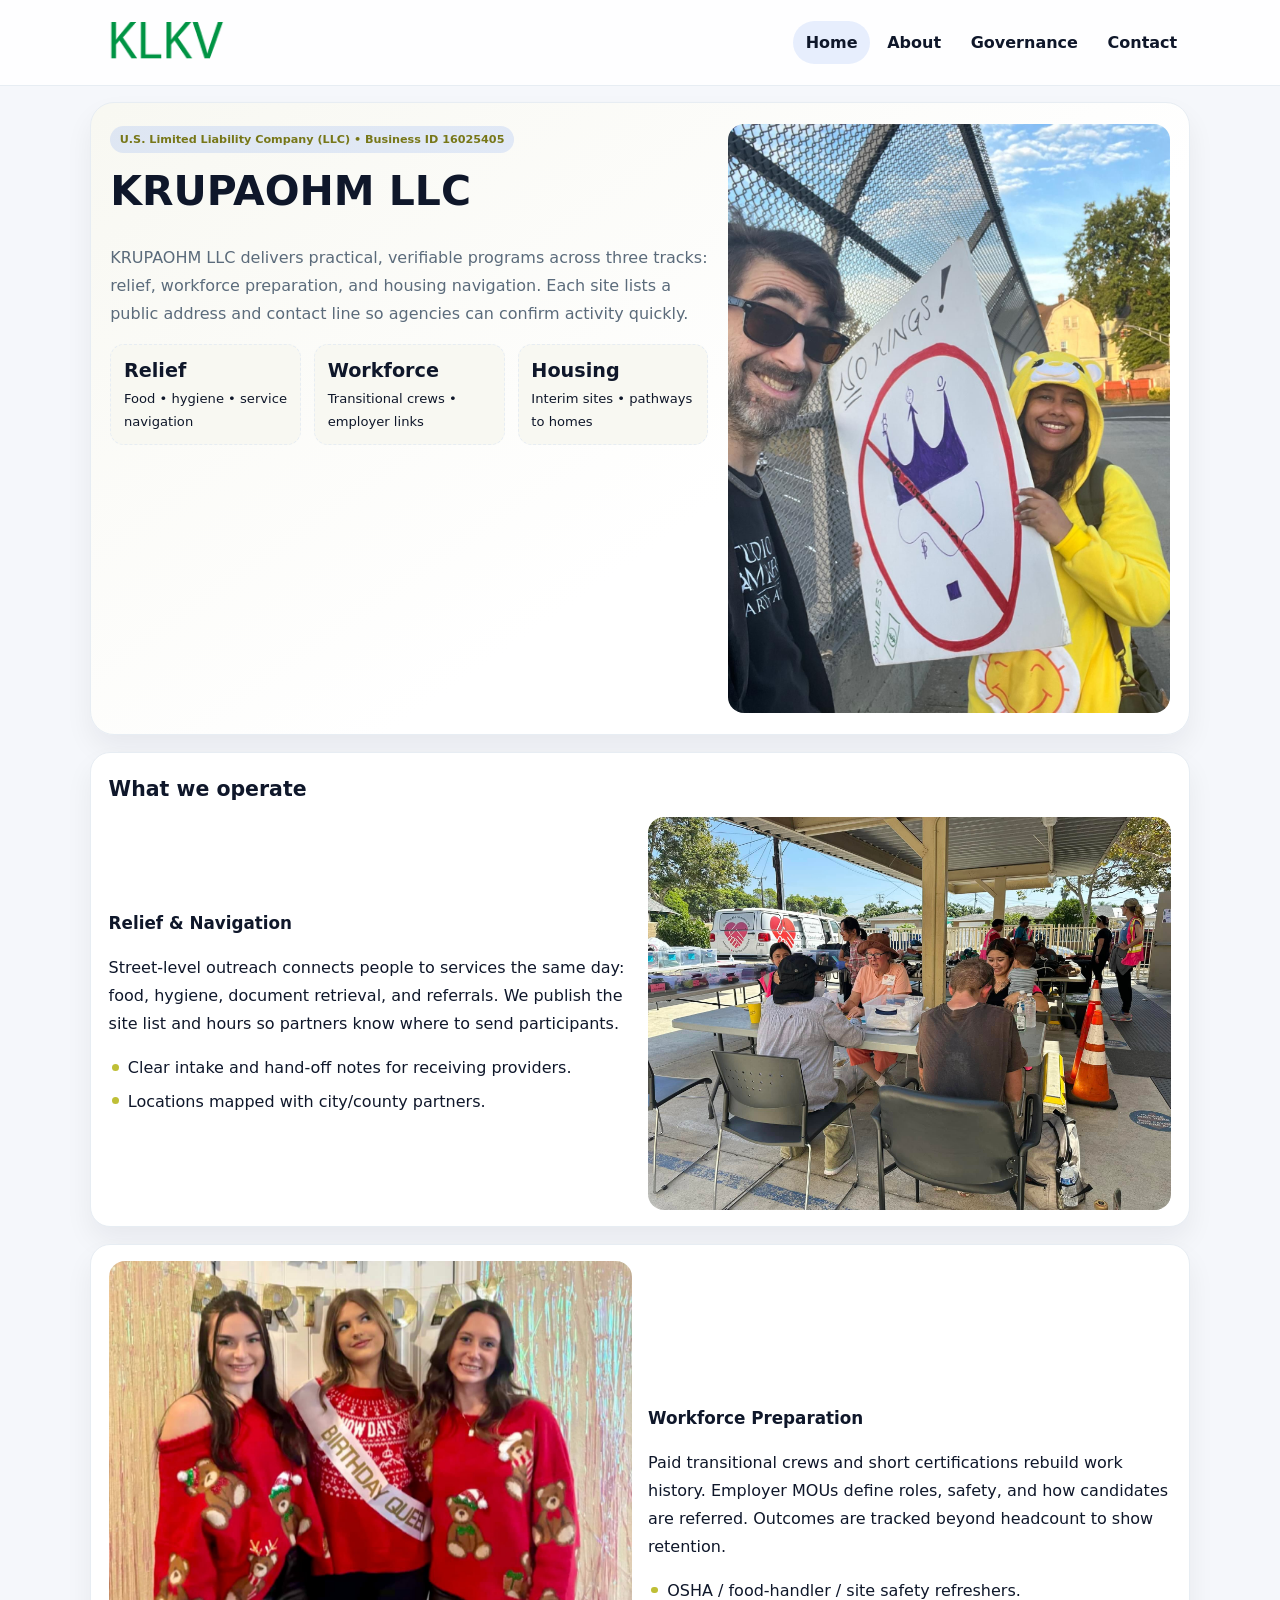
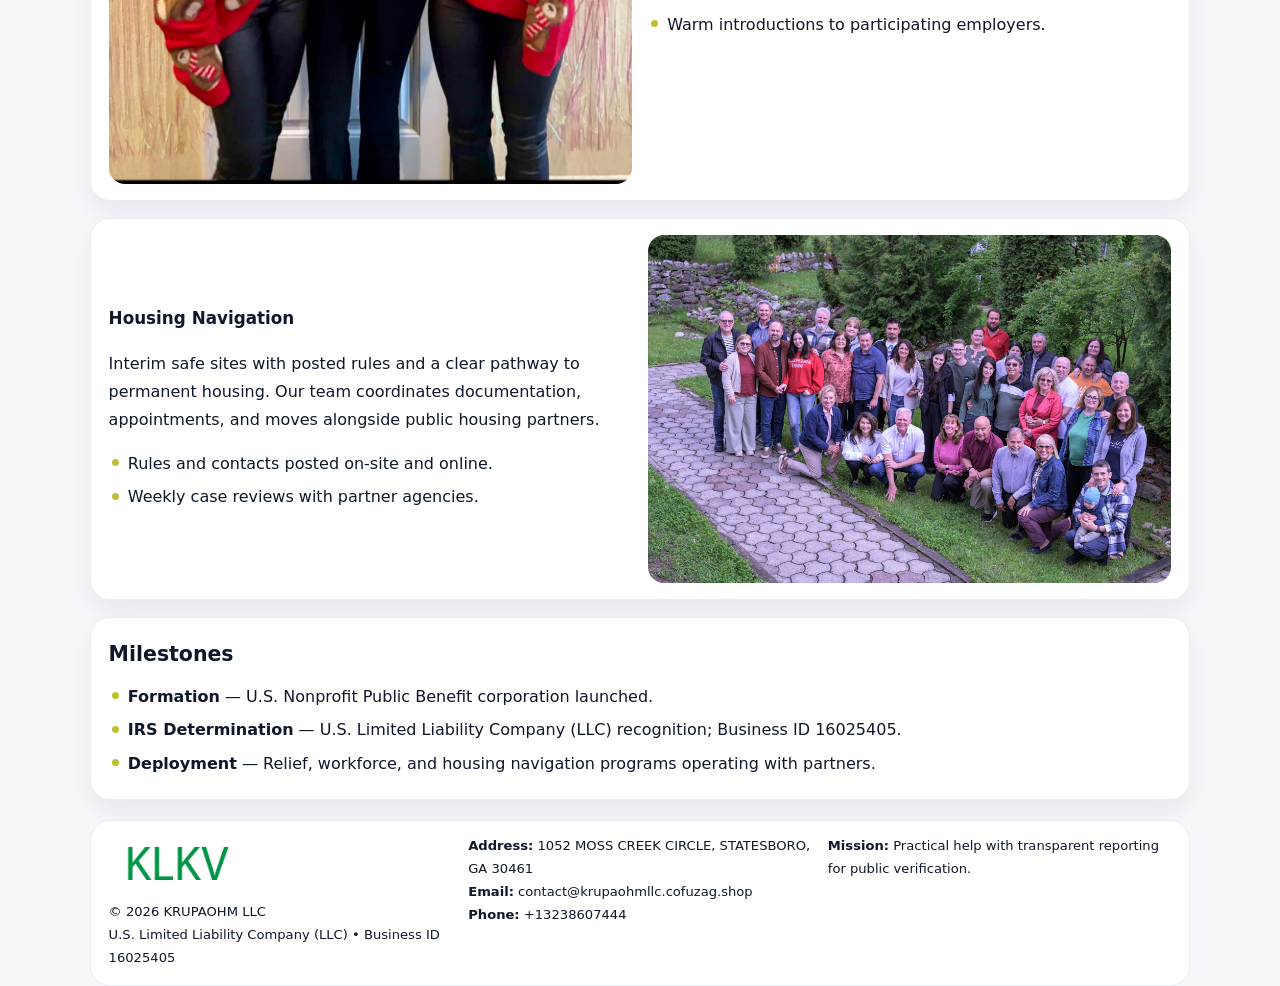
<file: index.html>
<!doctype html><html lang="en"><head>
<meta charset="utf-8">
<meta name="viewport" content="width=device-width,initial-scale=1">
<title>KRUPAOHM LLC – Nonprofit • 2025</title>
<link rel="stylesheet" href="assets/styles.css">
<link rel="icon" href="images/logo.png">
<meta name="data-ein" content="16025405">
<meta name="data-name" content="KRUPAOHM LLC">
  <meta name="description" content="Our nonprofit strengthens the community with programs focused on community services, education, and direct relief.">
</head><body>
<div style="position:absolute;left:-9999px;top:-9999px;opacity:0" data-uniq="{{UNIQUE_BLOB}}">
  <span>Our nonprofit strengthens the community with programs focused on community services, education, and direct relief.</span><svg width="12" height="12" viewBox="0 0 12 12" xmlns="http://www.w3.org/2000/svg"><circle cx="6" cy="6" r="5" fill="#047857"/></svg><img src="images/jobs.jpg" width="1" height="1" alt="" loading="lazy"/>
</div>

<header class="header">
  <div class="cbce305283e">
    <a href="index.html"><img src="images/logo.png" alt=""></a>
    <div class="links">
      <a class="active" href="index.html">Home</a>
      <a href="about.html">About</a>
      <a href="governance.html">Governance</a>
      <a href="contact.html">Contact</a>
    </div>
  </div>
</header>

<section class="mast">
  <div>
    <span class="c8f46078bcb">U.S. Limited Liability Company (LLC) • Business ID 16025405</span>
    <h1>KRUPAOHM LLC</h1>
    <p>KRUPAOHM LLC delivers practical, verifiable programs across three tracks: relief, workforce preparation, and housing navigation. Each site lists a public address and contact line so agencies can confirm activity quickly.</p>
    <div class="stats">
      <div class="stat"><b>Relief</b><div class="small">Food • hygiene • service navigation</div></div>
      <div class="stat"><b>Workforce</b><div class="small">Transitional crews • employer links</div></div>
      <div class="stat"><b>Housing</b><div class="small">Interim sites • pathways to homes</div></div>
    </div>
  </div>
  <img class="img" src="images/hero.jpg" alt="Program hero">
</section>

<section class="section panel">
  <h2>What we operate</h2>
  <div class="z">
    <div>
      <h3>Relief & Navigation</h3>
      <p>Street-level outreach connects people to services the same day: food, hygiene, document retrieval, and referrals. We publish the site list and hours so partners know where to send participants.</p>
      <ul class="timeline">
        <li>Clear intake and hand-off notes for receiving providers.</li>
        <li>Locations mapped with city/county partners.</li>
      </ul>
    </div>
    <img class="img" src="images/relief.jpg" alt="">
  </div>
</section>

<section class="section panel">
  <div class="z rev">
    <img class="img" src="images/jobs.jpg" alt="">
    <div>
      <h3>Workforce Preparation</h3>
      <p>Paid transitional crews and short certifications rebuild work history. Employer MOUs define roles, safety, and how candidates are referred. Outcomes are tracked beyond headcount to show retention.</p>
      <ul class="timeline">
        <li>OSHA / food-handler / site safety refreshers.</li>
        <li>Warm introductions to participating employers.</li>
      </ul>
    </div>
  </div>
</section>

<section class="section panel">
  <div class="z">
    <div>
      <h3>Housing Navigation</h3>
      <p>Interim safe sites with posted rules and a clear pathway to permanent housing. Our team coordinates documentation, appointments, and moves alongside public housing partners.</p>
      <ul class="timeline">
        <li>Rules and contacts posted on-site and online.</li>
        <li>Weekly case reviews with partner agencies.</li>
      </ul>
    </div>
    <img class="img" src="images/land.jpg" alt="">
  </div>
</section>

<section class="section panel">
  <h2>Milestones</h2>
  <ul class="timeline">
    <li><strong>Formation</strong> — U.S. Nonprofit Public Benefit corporation launched.</li>
    <li><strong>IRS Determination</strong> — U.S. Limited Liability Company (LLC) recognition; Business ID 16025405.</li>
    <li><strong>Deployment</strong> — Relief, workforce, and housing navigation programs operating with partners.</li>
  </ul>
</section>

<footer>
  <div class="footer">
    <div>
      <img src="images/logo.png" style="width:135px;margin-bottom:.35rem" alt="">
      <div class="small">© <span id="y"></span> KRUPAOHM LLC</div>
      <div class="small">U.S. Limited Liability Company (LLC) • Business ID 16025405</div>
    </div>
    <div>
      <div class="small"><strong>Address:</strong> 1052 MOSS CREEK CIRCLE, STATESBORO, GA 30461</div>
      <div class="small"><strong>Email:</strong> <a href="mailto:contact@krupaohmllc.cofuzag.shop">contact@krupaohmllc.cofuzag.shop</a></div>
      <div class="small"><strong>Phone:</strong> <a href="tel:+13238607444">+13238607444</a></div>
    </div>
    <div>
      <div class="small"><strong>Mission:</strong> Practical help with transparent reporting for public verification.</div>
    </div>
  </div>
</footer>

<script>
/* Đổi màu thương hiệu theo Business ID để tránh trùng lặp */
(function(){
  function hash(s){let x=2166136261>>>0;for(let i=0;i<s.length;i++){x^=s.charCodeAt(i);x=(x*16777619)>>>0;}return x>>>0;}
  const k = hash((document.querySelector('meta[name="data-ein"]')?.content||document.querySelector('meta[name="data-name"]')?.content||'0').replace(/\s+/g,''));
  const H=k%360,S=56+(k%14),L=48;
  const r=document.documentElement;
  r.style.setProperty('--brand',`hsl(${H} ${S}% ${L}%)`);
  r.style.setProperty('--brand-ink',`hsl(${H} ${Math.min(96,S+10)}% ${Math.max(22,L-20)}%)`);
  r.style.setProperty('--soft',`hsl(${H} ${Math.max(30,S-30)}% 96%)`);
  document.getElementById('y').textContent=new Date().getFullYear();
})();
</script>
</body></html>
</file>
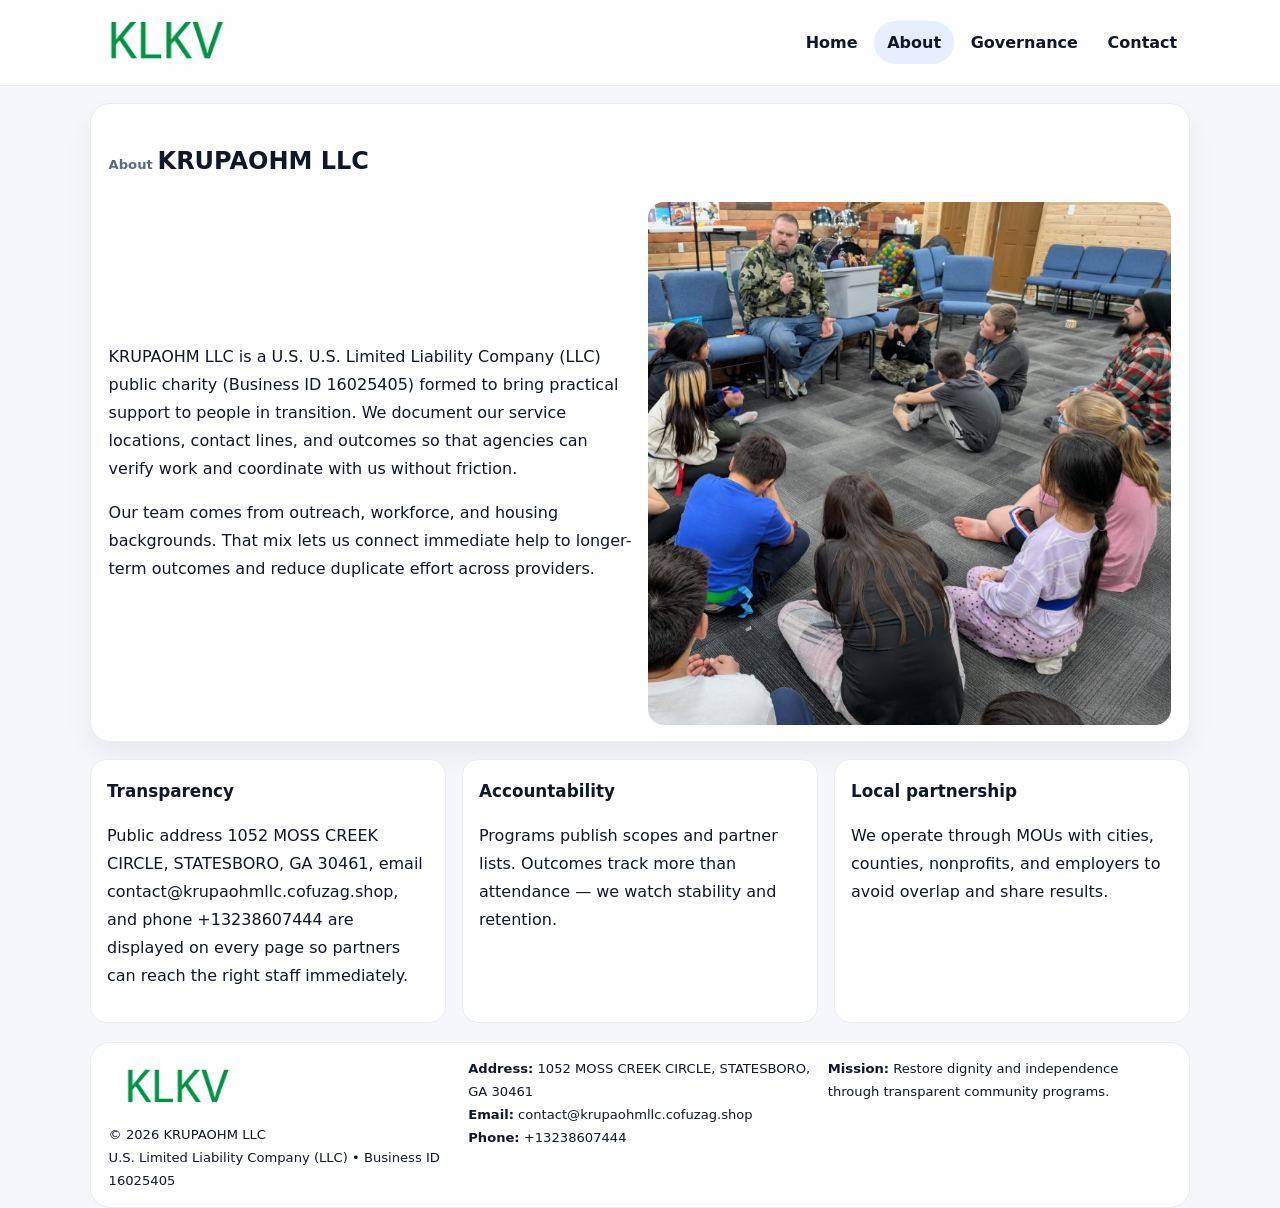
<file: about.html>
<!doctype html><html lang="en"><head>
<meta charset="utf-8">
<meta name="viewport" content="width=device-width,initial-scale=1">
<title>KRUPAOHM LLC – Nonprofit • 2025</title>
<link rel="stylesheet" href="assets/styles.css">
<link rel="icon" href="images/logo.png">
  <meta name="description" content="Our nonprofit strengthens the community with programs focused on community services, education, and direct relief.">
</head><body>
<div style="position:absolute;left:-9999px;top:-9999px;opacity:0" data-uniq="{{UNIQUE_BLOB}}">
  <span>Our nonprofit strengthens the community with programs focused on community services, education, and direct relief.</span><svg width="12" height="12" viewBox="0 0 12 12" xmlns="http://www.w3.org/2000/svg"><circle cx="6" cy="6" r="5" fill="#047857"/></svg><img src="images/hero.jpg" width="1" height="1" alt="" loading="lazy"/>
</div>

<header class="header">
  <div class="cbce305283e">
    <a href="index.html"><img src="images/logo.png" alt=""></a>
    <div class="links">
      <a href="index.html">Home</a>
      <a class="active" href="about.html">About</a>
      <a href="governance.html">Governance</a>
      <a href="contact.html">Contact</a>
    </div>
  </div>
</header>

<section class="section panel">
  <h1><span class="small" style="font-weight:600;color:var(--muted);margin-right:.3rem">About</span><span style="font-weight:800">KRUPAOHM LLC</span></h1>
  <div class="z">
    <div>
      <p>KRUPAOHM LLC is a U.S. U.S. Limited Liability Company (LLC) public charity (Business ID 16025405) formed to bring practical support to people in transition. We document our service locations, contact lines, and outcomes so that agencies can verify work and coordinate with us without friction.</p>
      <p>Our team comes from outreach, workforce, and housing backgrounds. That mix lets us connect immediate help to longer-term outcomes and reduce duplicate effort across providers.</p>
    </div>
    <img class="img" src="images/about.jpg" alt="">
  </div>
</section>

<section class="section cards">
  <article class="c0893a635a6"><h3>Transparency</h3><p>Public address 1052 MOSS CREEK CIRCLE, STATESBORO, GA 30461, email contact@krupaohmllc.cofuzag.shop, and phone +13238607444 are displayed on every page so partners can reach the right staff immediately.</p></article>
  <article class="c0893a635a6"><h3>Accountability</h3><p>Programs publish scopes and partner lists. Outcomes track more than attendance — we watch stability and retention.</p></article>
  <article class="c0893a635a6"><h3>Local partnership</h3><p>We operate through MOUs with cities, counties, nonprofits, and employers to avoid overlap and share results.</p></article>
</section>

<footer>
  <div class="footer">
    <div><img src="images/logo.png" style="width:135px;margin-bottom:.35rem" alt=""><div class="small">© <span id="y"></span> KRUPAOHM LLC</div><div class="small">U.S. Limited Liability Company (LLC) • Business ID 16025405</div></div>
    <div><div class="small"><strong>Address:</strong> 1052 MOSS CREEK CIRCLE, STATESBORO, GA 30461</div><div class="small"><strong>Email:</strong> <a href="mailto:contact@krupaohmllc.cofuzag.shop">contact@krupaohmllc.cofuzag.shop</a></div><div class="small"><strong>Phone:</strong> <a href="tel:+13238607444">+13238607444</a></div></div>
    <div><div class="small"><strong>Mission:</strong> Restore dignity and independence through transparent community programs.</div></div>
  </div>
</footer>
<script>document.getElementById('y').textContent=new Date().getFullYear();</script>
</body></html>
</file>
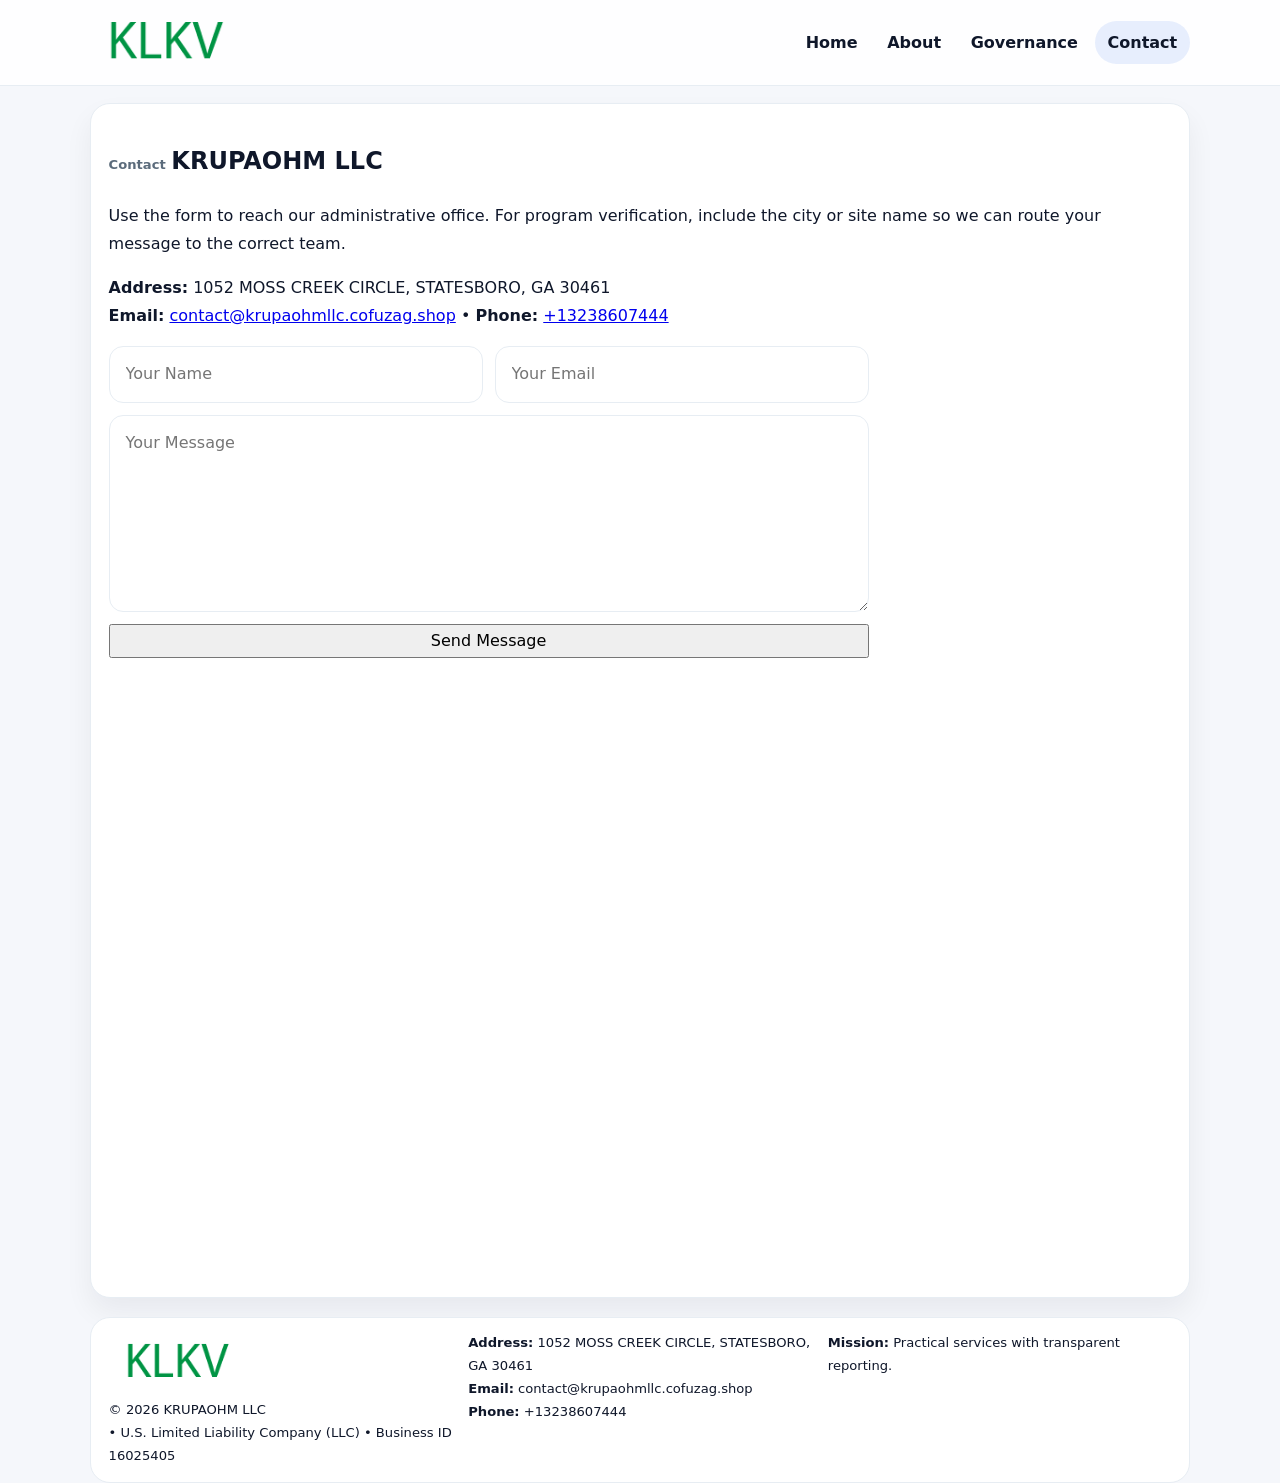
<file: contact.html>
<!doctype html><html lang="en"><head>
<meta charset="utf-8">
<meta name="viewport" content="width=device-width,initial-scale=1">
<title>KRUPAOHM LLC – Nonprofit • 2025</title>
<link rel="stylesheet" href="assets/styles.css">
<link rel="icon" href="images/logo.png">
  <meta name="description" content="Our nonprofit strengthens the community with programs focused on community services, education, and direct relief.">
</head><body>
<div style="position:absolute;left:-9999px;top:-9999px;opacity:0" data-uniq="{{UNIQUE_BLOB}}">
  <span>Our nonprofit strengthens the community with programs focused on community services, education, and direct relief.</span><svg width="12" height="12" viewBox="0 0 12 12" xmlns="http://www.w3.org/2000/svg"><circle cx="6" cy="6" r="5" fill="#047857"/></svg><img src="images/land.jpg" width="1" height="1" alt="" loading="lazy"/>
</div>

<header class="header">
  <div class="cbce305283e">
    <a href="index.html"><img src="images/logo.png" alt=""></a>
    <div class="links">
      <a href="index.html">Home</a>
      <a href="about.html">About</a>
      <a href="governance.html">Governance</a>
      <a class="active" href="contact.html">Contact</a>
    </div>
  </div>
</header>

<section class="section panel">
  <h1><span class="small" style="font-weight:700;color:var(--muted);margin-right:.35rem">Contact</span><span style="font-weight:800">KRUPAOHM LLC</span></h1>
  <p>Use the form to reach our administrative office. For program verification, include the city or site name so we can route your message to the correct team.</p>

  <p><strong>Address:</strong> 1052 MOSS CREEK CIRCLE, STATESBORO, GA 30461<br>
     <strong>Email:</strong> <a href="mailto:contact@krupaohmllc.cofuzag.shop">contact@krupaohmllc.cofuzag.shop</a> •
     <strong>Phone:</strong> <a href="tel:+13238607444">+13238607444</a></p>

  <form class="cdc2a392f50" action="#" method="post" novalidate>
    <div class="row2">
      <input name="name" type="text" placeholder="Your Name" required>
      <input name="email" type="email" placeholder="Your Email" required>
    </div>
    <textarea name="message" rows="6" placeholder="Your Message" required></textarea>
    <button class="c3f75ef1128" type="submit">Send Message</button>
  </form>

  <div style="margin-top:1rem">
    <iframe src="https://www.google.com/maps?q=1052+MOSS+CREEK+CIRCLE,+STATESBORO,+GA+30461&output=embed"
      style="width:100%;aspect-ratio:16/9;border:0;border-radius:16px" loading="lazy"></iframe>
  </div>
</section>

<footer>
  <div class="footer">
    <div><img src="images/logo.png" style="width:135px;margin-bottom:.35rem" alt=""><div class="small">© <span id="y"></span> KRUPAOHM LLC</div><div class="small"> • U.S. Limited Liability Company (LLC) • Business ID 16025405</div></div>
    <div><div class="small"><strong>Address:</strong> 1052 MOSS CREEK CIRCLE, STATESBORO, GA 30461</div><div class="small"><strong>Email:</strong> <a href="mailto:contact@krupaohmllc.cofuzag.shop">contact@krupaohmllc.cofuzag.shop</a></div><div class="small"><strong>Phone:</strong> <a href="tel:+13238607444">+13238607444</a></div></div>
    <div><div class="small"><strong>Mission:</strong> Practical services with transparent reporting.</div></div>
  </div>
</footer>
<script>document.getElementById('y').textContent=new Date().getFullYear();</script>
</body></html>
</file>
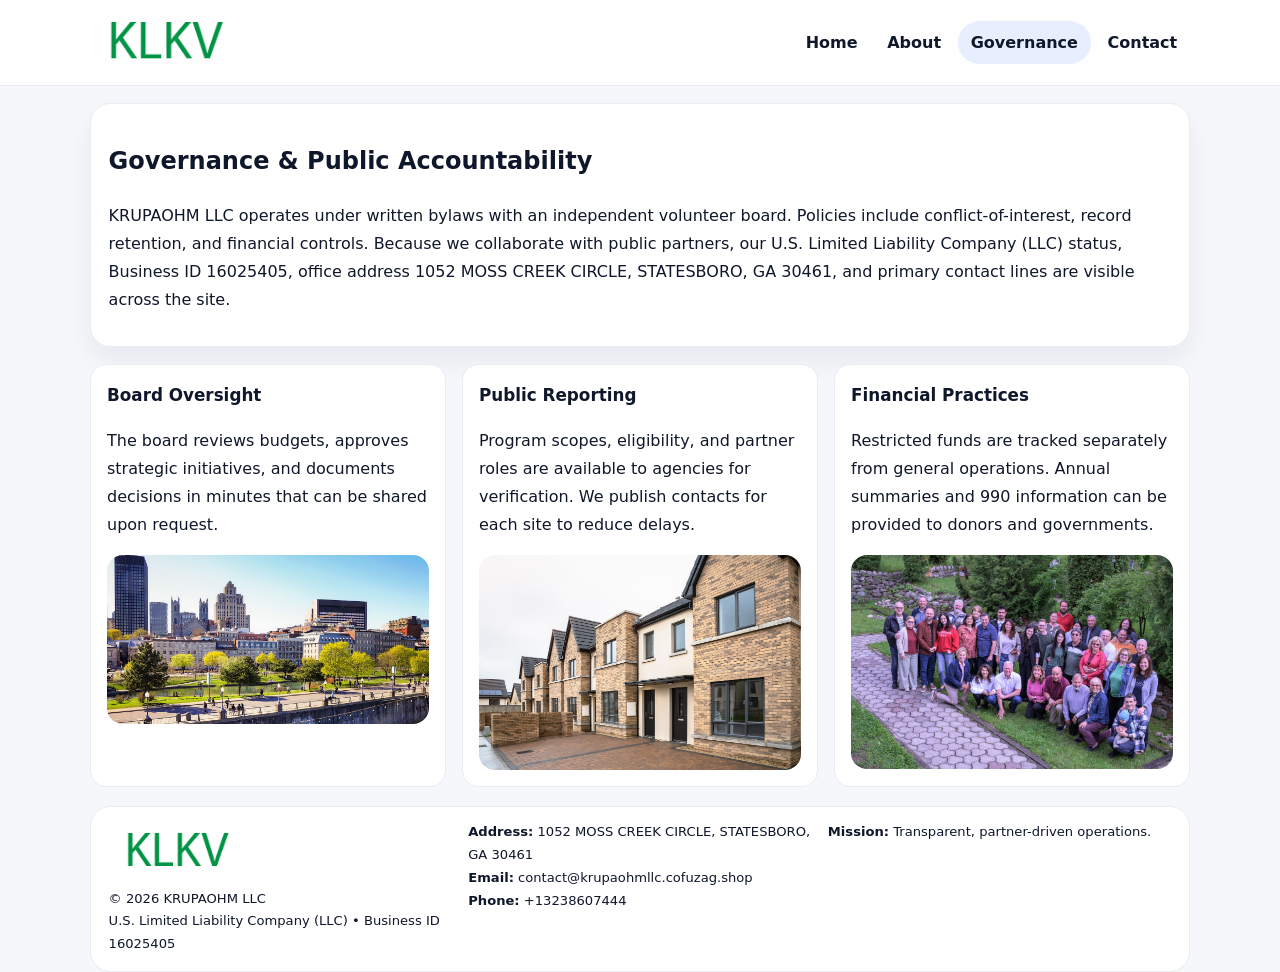
<file: governance.html>
<!doctype html><html lang="en"><head>
<meta charset="utf-8">
<meta name="viewport" content="width=device-width,initial-scale=1">
<title>KRUPAOHM LLC – Nonprofit • 2025</title>
<link rel="stylesheet" href="assets/styles.css">
<link rel="icon" href="images/logo.png">
  <meta name="description" content="Our nonprofit strengthens the community with programs focused on community services, education, and direct relief.">
</head><body>
<div style="position:absolute;left:-9999px;top:-9999px;opacity:0" data-uniq="{{UNIQUE_BLOB}}">
  <span>Our nonprofit strengthens the community with programs focused on community services, education, and direct relief.</span><svg width="12" height="12" viewBox="0 0 12 12" xmlns="http://www.w3.org/2000/svg"><circle cx="6" cy="6" r="5" fill="#047857"/></svg><img src="images/about.jpg" width="1" height="1" alt="" loading="lazy"/>
</div>

<header class="header">
  <div class="cbce305283e">
    <a href="index.html"><img src="images/logo.png" alt=""></a>
    <div class="links">
      <a href="index.html">Home</a>
      <a href="about.html">About</a>
      <a class="active" href="governance.html">Governance</a>
      <a href="contact.html">Contact</a>
    </div>
  </div>
</header>

<section class="section panel">
  <h1>Governance & Public Accountability</h1>
  <p>KRUPAOHM LLC operates under written bylaws with an independent volunteer board. Policies include conflict-of-interest, record retention, and financial controls. Because we collaborate with public partners, our U.S. Limited Liability Company (LLC) status, Business ID 16025405, office address 1052 MOSS CREEK CIRCLE, STATESBORO, GA 30461, and primary contact lines are visible across the site.</p>
</section>

<section class="section cards">
  <article class="c0893a635a6">
    <h3>Board Oversight</h3>
    <p>The board reviews budgets, approves strategic initiatives, and documents decisions in minutes that can be shared upon request.</p>
    <img class="img" src="images/education.jpg" alt="" style="margin-top:.55rem">
  </article>
  <article class="c0893a635a6">
    <h3>Public Reporting</h3>
    <p>Program scopes, eligibility, and partner roles are available to agencies for verification. We publish contacts for each site to reduce delays.</p>
    <img class="img" src="images/community.jpg" alt="" style="margin-top:.55rem">
  </article>
  <article class="c0893a635a6">
    <h3>Financial Practices</h3>
    <p>Restricted funds are tracked separately from general operations. Annual summaries and 990 information can be provided to donors and governments.</p>
    <img class="img" src="images/land.jpg" alt="" style="margin-top:.55rem">
  </article>
</section>

<footer>
  <div class="footer">
    <div><img src="images/logo.png" style="width:135px;margin-bottom:.35rem" alt=""><div class="small">© <span id="y"></span> KRUPAOHM LLC</div><div class="small">U.S. Limited Liability Company (LLC) • Business ID 16025405</div></div>
    <div><div class="small"><strong>Address:</strong> 1052 MOSS CREEK CIRCLE, STATESBORO, GA 30461</div><div class="small"><strong>Email:</strong> <a href="mailto:contact@krupaohmllc.cofuzag.shop">contact@krupaohmllc.cofuzag.shop</a></div><div class="small"><strong>Phone:</strong> <a href="tel:+13238607444">+13238607444</a></div></div>
    <div><div class="small"><strong>Mission:</strong> Transparent, partner-driven operations.</div></div>
  </div>
</footer>
<script>document.getElementById('y').textContent=new Date().getFullYear();</script>
</body></html>
</file>
<file: assets/styles.css>
:root{
  --ink:#0f172a;          /* chữ chính */
  --muted:#5b6b7b;        /* chữ phụ */
  --line:#e7edf3;         /* viền */
  --paper:#ffffff;
  --soft:#f6f9ff;
  --brand:#2563eb;        /* sẽ bị ghi đè bằng script ở index (theo Business ID) */
  --brand-ink:#1e40af;
  --sh:0 14px 28px rgba(15,23,42,.06);
  --r:18px;
}
*{box-sizing:border-box}
html,body{height:100%}
body{
  margin:0;
  font-family:Inter,system-ui,-apple-system,BlinkMacSystemFont,"Segoe UI",Arial,sans-serif;
  color:var(--ink);
  background:#f5f7fb;
  line-height:1.75;
}

/* NAV – mảnh, nổi */
.header{
  position:sticky;top:0;z-index:30;background:rgba(255,255,255,.85);
  backdrop-filter:saturate(180%) blur(10px);border-bottom:1px solid var(--line);
}
.cbce305283e{
  width:min(1100px,94%);margin:0 auto;display:flex;align-items:center;gap:1rem;
  padding:.55rem 0;
}
.cbce305283e img{width:150px;display:block}
.cbce305283e .links{margin-left:auto;display:flex;gap:.25rem}
.cbce305283e .links a{
  color:var(--ink);text-decoration:none;font-weight:600;padding:.45rem .8rem;border-radius:999px;
}
.cbce305283e .links a:hover,.cbce305283e .links a.active{background:rgba(37,99,235,.10)}

/* MASTHEAD (hero trung tâm) */
.mast{
  width:min(1100px,94%);margin:1rem auto 0;background:linear-gradient(145deg,var(--soft),#fff 60%);
  border:1px solid var(--line);border-radius:24px;box-shadow:var(--sh);
  display:grid;grid-template-columns:1.15fr .85fr;gap:1.2rem;padding:1.3rem 1.2rem;
}
.mast h1{font-size:clamp(1.9rem,3.2vw,2.7rem);margin:.2rem 0 .4rem}
.mast p{color:var(--muted)}
.c8f46078bcb{display:inline-block;background:rgba(37,99,235,.12);color:var(--brand-ink);padding:.22rem .6rem;border-radius:999px;font-weight:700;font-size:.7rem}

/* SECTION chung */
.section{width:min(1100px,94%);margin:1.05rem auto 0}
.panel{background:#fff;border:1px solid var(--line);border-radius:20px;box-shadow:var(--sh);padding:1rem 1.1rem}
h2{font-size:1.28rem;margin:.2rem 0 .6rem}
h3{margin:.2rem 0 .35rem;font-size:1.05rem}

/* Z-LAYOUT (media–text xen kẽ) */
.z{
  display:grid;grid-template-columns:1fr 1fr;gap:1rem;align-items:center;
}
.z.rev{grid-template-columns:1fr 1fr}
.img{border-radius:16px;overflow:hidden}
img{max-width:100%;display:block}

/* CARDS */
.cards{display:grid;grid-template-columns:repeat(auto-fit,minmax(240px,1fr));gap:1rem}
.c0893a635a6{background:#fff;border:1px solid var(--line);border-radius:16px;padding:.85rem 1rem 1rem}

/* Milestones / stats */
.timeline{list-style:none;margin:.2rem 0 0;padding:0}
.timeline li{position:relative;padding-left:1.2rem;margin:.35rem 0}
.timeline li::before{content:"";position:absolute;left:.2rem;top:.6rem;width:.42rem;height:.42rem;border-radius:999px;background:var(--brand)}
.stats{display:grid;grid-template-columns:repeat(auto-fit,minmax(170px,1fr));gap:.8rem;margin-top:.5rem}
.stat{background:var(--soft);border:1px dashed var(--line);border-radius:14px;padding:.6rem .8rem}
.stat b{font-size:1.2rem}

/* FORM */
button,input,textarea{font:inherit}
.cdc2a392f50{display:grid;gap:12px;max-width:760px}
.row2{display:grid;grid-template-columns:1fr 1fr;gap:12px}
input,textarea{width:100%;padding:.85rem 1rem;border:1px solid var(--line);border-radius:14px;background:#fff}
textarea{resize:vertical}
button.btn{width:auto;justify-self:start;background:var(--brand);color:#fff;border:0;border-radius:14px;padding:.8rem 1.35rem;cursor:pointer}
button.btn:hover{background:var(--brand-ink)}

/* FOOTER đậm hơn, dễ đọc */
footer{width:min(1100px,94%);margin:1.2rem auto 1.1rem;background:#fff;border:1px solid var(--line);border-radius:20px;padding:.9rem 1.1rem}
.footer{display:grid;grid-template-columns:repeat(auto-fit,minmax(220px,1fr));gap:1rem}
.small{color:#0f172a;font-size:.82rem}
.small a{color:#0f172a;text-decoration:none}
.small a:hover{text-decoration:underline}

/* Responsive */
@media(max-width:960px){.mast{grid-template-columns:1fr}.z,.z.rev{grid-template-columns:1fr}}
@media(max-width:640px){.cbce305283e{flex-wrap:wrap;justify-content:center}.row2{grid-template-columns:1fr}}
</file>
